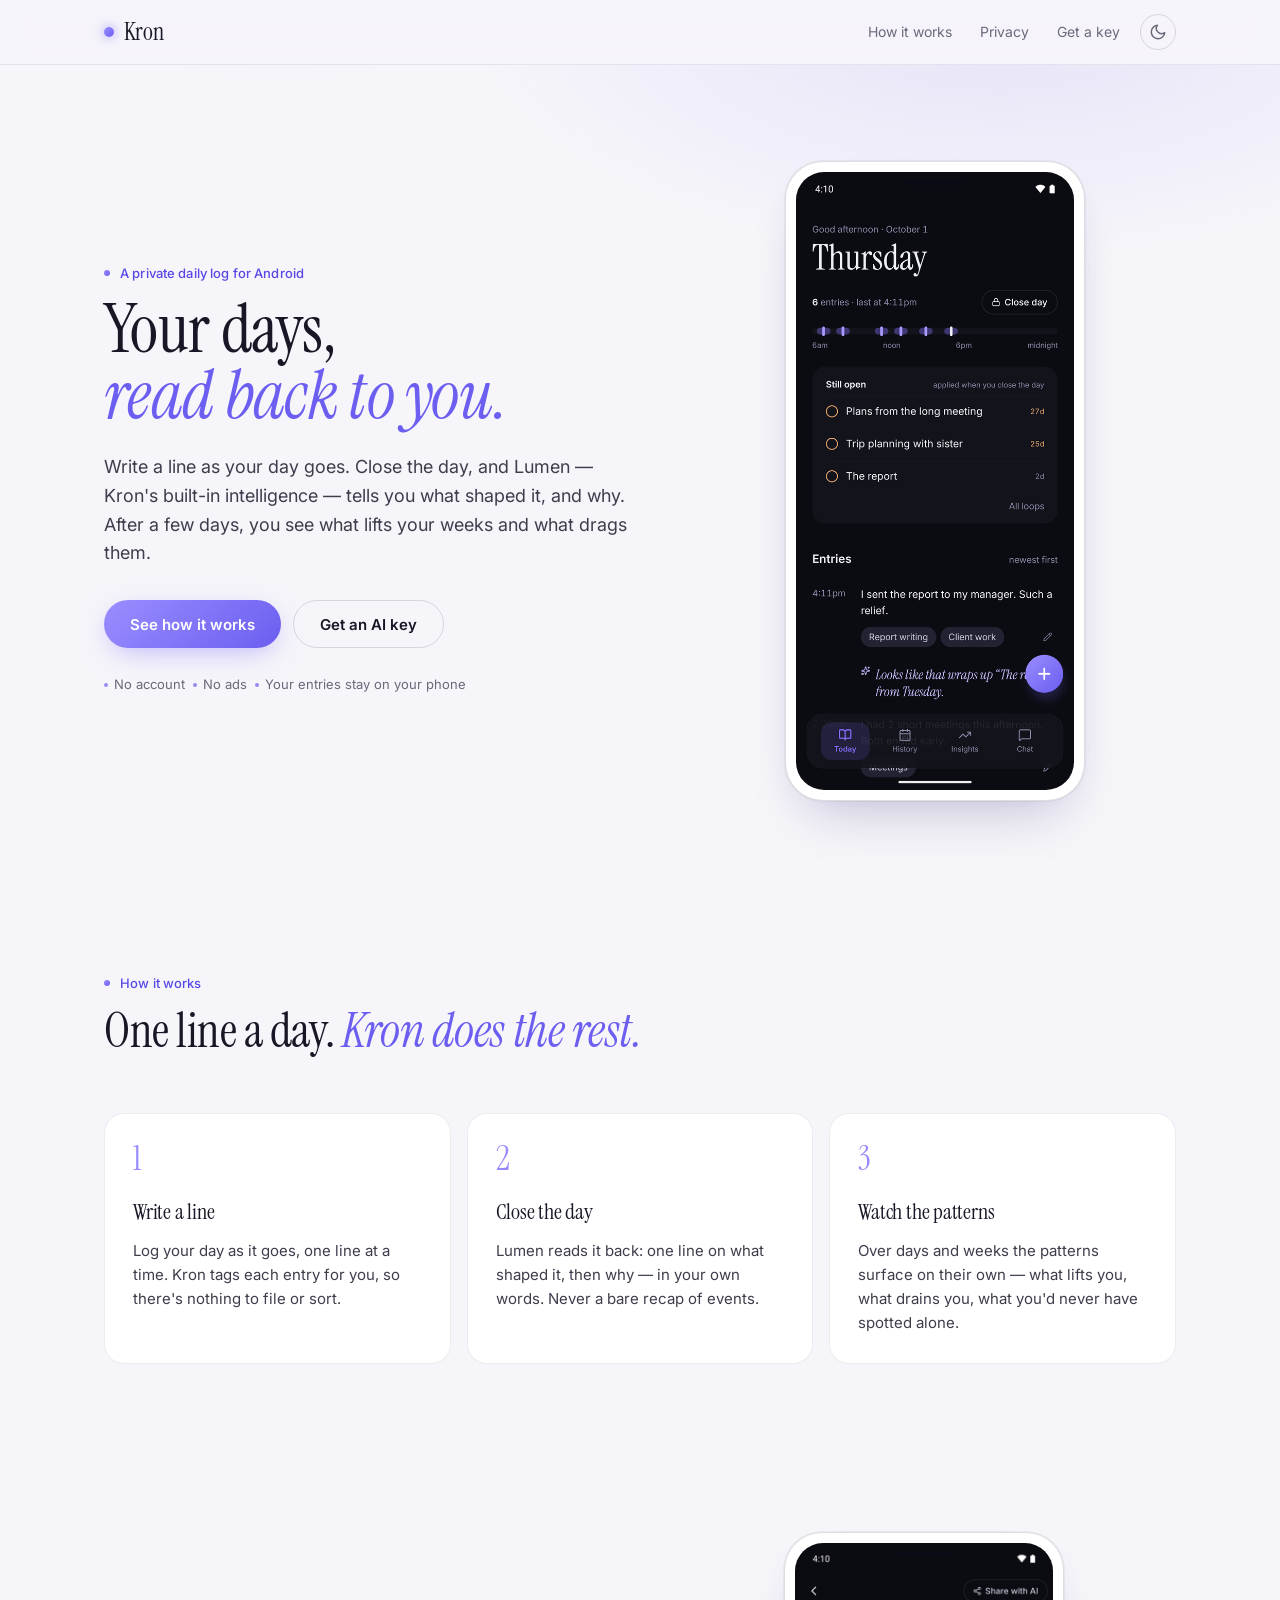
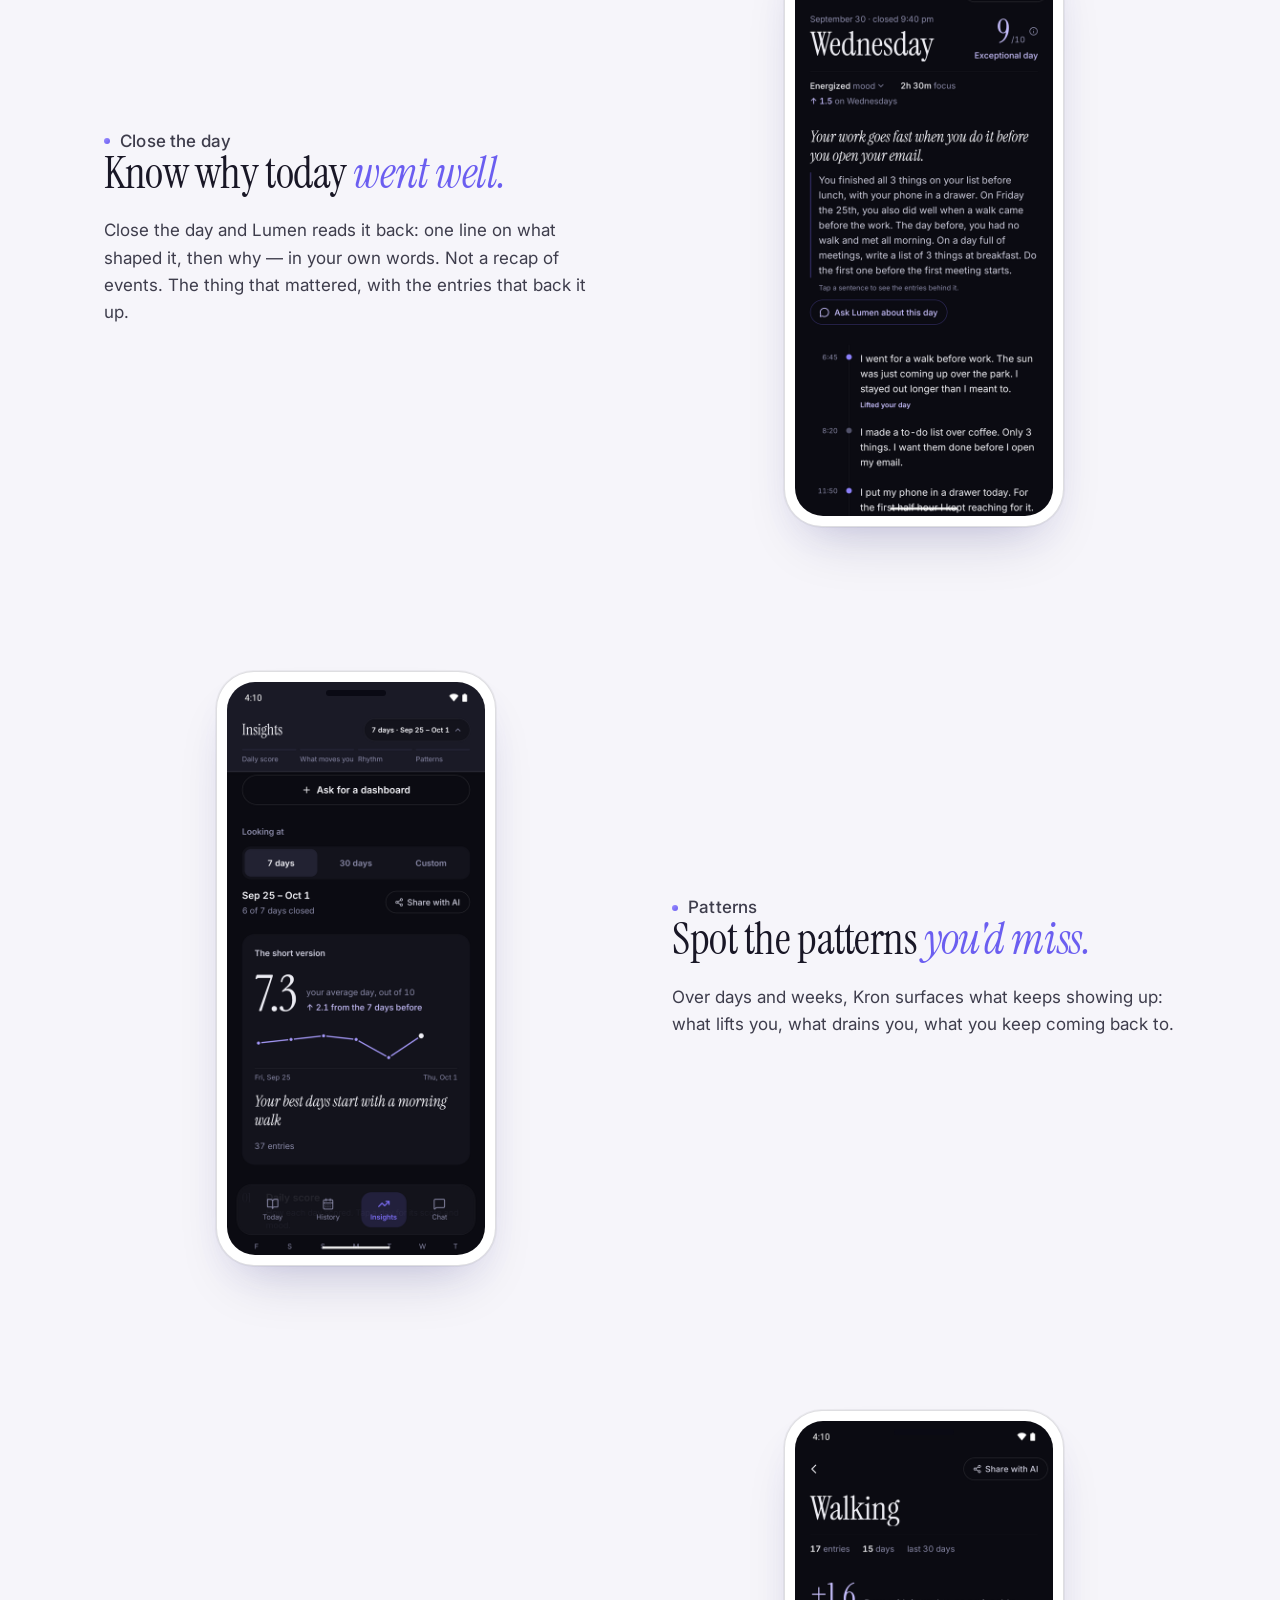
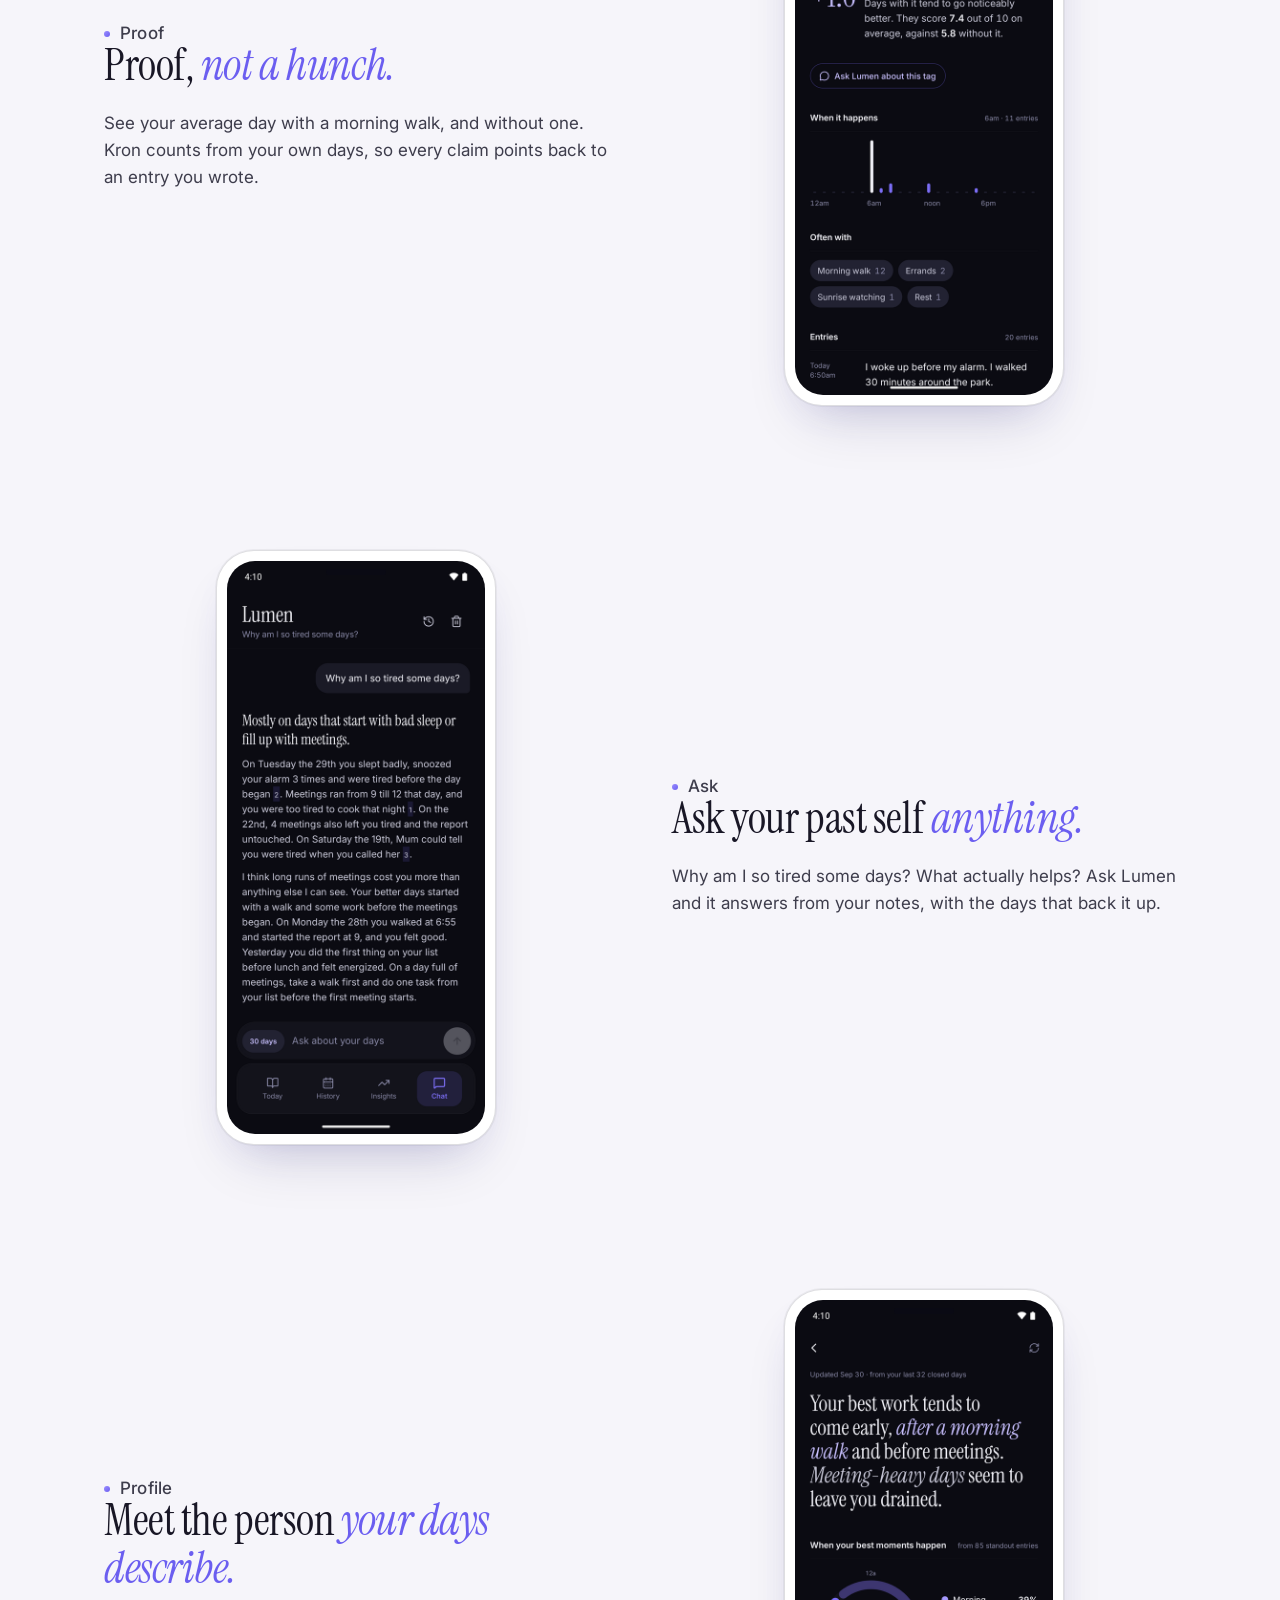
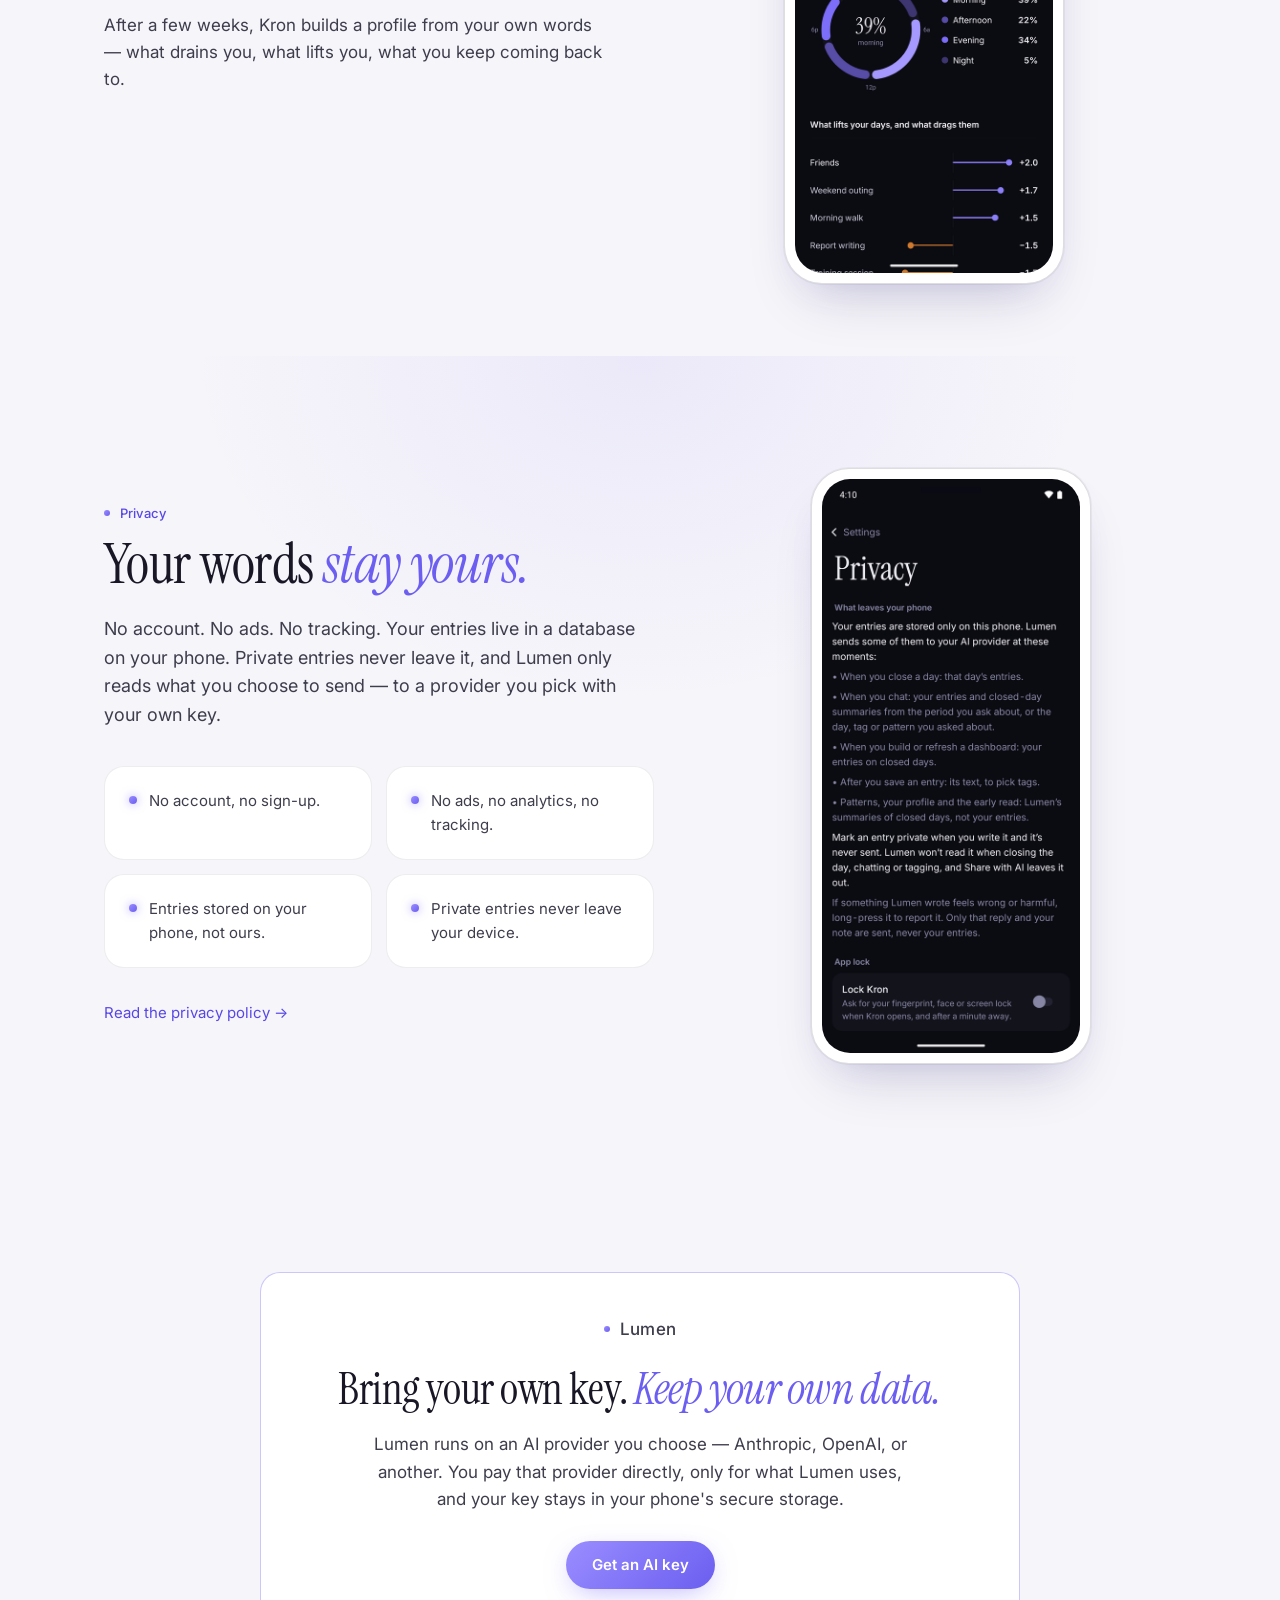
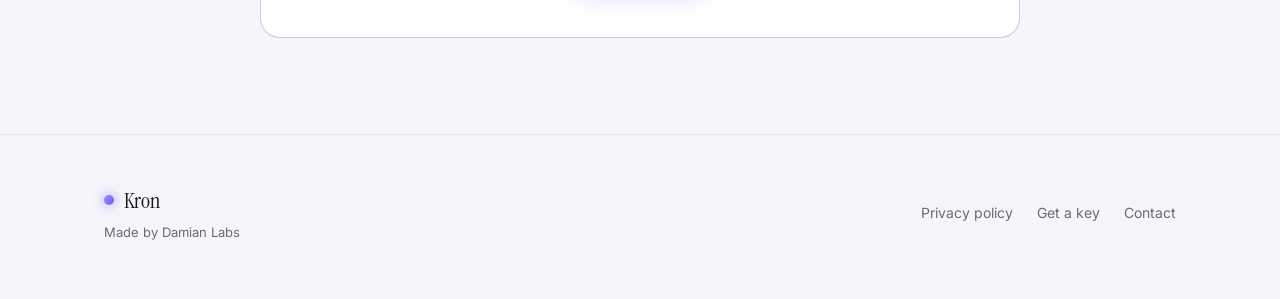
<file: index.html>
<!doctype html>
<html lang="en" data-theme="light">
<head>
<meta charset="utf-8">
<meta name="viewport" content="width=device-width, initial-scale=1">
<title>Kron — your days, read back to you</title>
<meta name="description" content="Kron is a private daily log for Android. Write a line as your day goes. Close the day, and Lumen tells you what shaped it. No account, no ads — your entries stay on your phone.">
<meta property="og:title" content="Kron — your days, read back to you">
<meta property="og:description" content="A private daily log for Android. Write a line as your day goes; Lumen reads your days back to you and shows your patterns.">
<meta property="og:type" content="website">
<link rel="icon" href="favicon.svg" type="image/svg+xml">
<link rel="preconnect" href="https://fonts.googleapis.com">
<link rel="preconnect" href="https://fonts.gstatic.com" crossorigin>
<link href="https://fonts.googleapis.com/css2?family=Instrument+Serif:ital@0;1&family=Inter:wght@400;500;600;700&display=swap" rel="stylesheet">
<link rel="stylesheet" href="styles.css">
<script>document.documentElement.classList.add('js');</script>
<script>(function(){try{if(localStorage.getItem('kron-theme')==='dark'){document.documentElement.setAttribute('data-theme','dark');}}catch(e){}})();</script>
<script src="config.js"></script>
</head>
<body id="top">

<header class="nav">
  <div class="container nav-inner">
    <a class="wordmark" href="#top">Kron</a>
    <div class="nav-right">
      <nav class="nav-links">
        <a href="#how">How it works</a>
        <a href="privacy/">Privacy</a>
        <a href="key/">Get a key</a>
      </nav>
      <button class="theme-toggle" id="themeToggle" aria-label="Toggle light and dark">
        <svg class="ico-sun" viewBox="0 0 24 24" width="18" height="18" fill="none" stroke="currentColor" stroke-width="2" stroke-linecap="round" stroke-linejoin="round"><circle cx="12" cy="12" r="4"/><path d="M12 2v2M12 20v2M4.93 4.93l1.41 1.41M17.66 17.66l1.41 1.41M2 12h2M20 12h2M4.93 19.07l1.41-1.41M17.66 6.34l1.41-1.41"/></svg>
        <svg class="ico-moon" viewBox="0 0 24 24" width="18" height="18" fill="none" stroke="currentColor" stroke-width="2" stroke-linecap="round" stroke-linejoin="round"><path d="M21 12.79A9 9 0 1 1 11.21 3 7 7 0 0 0 21 12.79z"/></svg>
      </button>
    </div>
  </div>
</header>

<!-- Hero -->
<section class="hero">
  <div class="container hero-inner">
    <div class="hero-copy reveal">
      <p class="eyebrow">A private daily log for Android</p>
      <h1>Your days,<br><em>read back to you.</em></h1>
      <p class="lede">Write a line as your day goes. Close the day, and Lumen — Kron's built-in intelligence — tells you what shaped it, and why. After a few days, you see what lifts your weeks and what drags them.</p>
      <div class="hero-cta">
        <a class="btn btn-primary" href="#how">See how it works</a>
        <a class="btn btn-secondary" href="key/">Get an AI key</a>
      </div>
      <div class="hero-trust">
        <span>No account</span>
        <span>No ads</span>
        <span>Your entries stay on your phone</span>
      </div>
    </div>
    <div class="hero-media reveal">
      <div class="phone"><img src="img/01-today.png" alt="Kron's Today screen — a day logged one line at a time, with the day's score at the top"></div>
    </div>
  </div>
</section>

<!-- How it works -->
<section class="section" id="how">
  <div class="container">
    <div class="section-head reveal">
      <p class="eyebrow">How it works</p>
      <h2>One line a day. <em>Kron does the rest.</em></h2>
    </div>
    <div class="steps">
      <div class="step reveal">
        <span class="step-num">1</span>
        <h3>Write a line</h3>
        <p>Log your day as it goes, one line at a time. Kron tags each entry for you, so there's nothing to file or sort.</p>
      </div>
      <div class="step reveal">
        <span class="step-num">2</span>
        <h3>Close the day</h3>
        <p>Lumen reads it back: one line on what shaped it, then why — in your own words. Never a bare recap of events.</p>
      </div>
      <div class="step reveal">
        <span class="step-num">3</span>
        <h3>Watch the patterns</h3>
        <p>Over days and weeks the patterns surface on their own — what lifts you, what drains you, what you'd never have spotted alone.</p>
      </div>
    </div>
  </div>
</section>

<!-- Features -->
<section class="feature">
  <div class="container feature-inner">
    <div class="feature-copy reveal">
      <p class="eyebrow">Close the day</p>
      <h2>Know why today <em>went well.</em></h2>
      <p>Close the day and Lumen reads it back: one line on what shaped it, then why — in your own words. Not a recap of events. The thing that mattered, with the entries that back it up.</p>
    </div>
    <div class="feature-media reveal">
      <div class="phone"><img src="img/03-day.png" alt="Kron's closed-day view — a takeaway and the reasons behind it"></div>
    </div>
  </div>
</section>

<section class="feature">
  <div class="container feature-inner reverse">
    <div class="feature-copy reveal">
      <p class="eyebrow">Patterns</p>
      <h2>Spot the patterns <em>you'd miss.</em></h2>
      <p>Over days and weeks, Kron surfaces what keeps showing up: what lifts you, what drains you, what you keep coming back to.</p>
    </div>
    <div class="feature-media reveal">
      <div class="phone"><img src="img/04-insights.png" alt="Kron's insights — patterns, rhythm and score drivers from closed days"></div>
    </div>
  </div>
</section>

<section class="feature">
  <div class="container feature-inner">
    <div class="feature-copy reveal">
      <p class="eyebrow">Proof</p>
      <h2>Proof, <em>not a hunch.</em></h2>
      <p>See your average day with a morning walk, and without one. Kron counts from your own days, so every claim points back to an entry you wrote.</p>
    </div>
    <div class="feature-media reveal">
      <div class="phone"><img src="img/02-tag.png" alt="Kron's tag page — the average score with and without a habit, from your own entries"></div>
    </div>
  </div>
</section>

<section class="feature">
  <div class="container feature-inner reverse">
    <div class="feature-copy reveal">
      <p class="eyebrow">Ask</p>
      <h2>Ask your past self <em>anything.</em></h2>
      <p>Why am I so tired some days? What actually helps? Ask Lumen and it answers from your notes, with the days that back it up.</p>
    </div>
    <div class="feature-media reveal">
      <div class="phone"><img src="img/05-chat.png" alt="Chatting with Lumen — a question answered from past entries, with the days it cites"></div>
    </div>
  </div>
</section>

<section class="feature">
  <div class="container feature-inner">
    <div class="feature-copy reveal">
      <p class="eyebrow">Profile</p>
      <h2>Meet the person <em>your days describe.</em></h2>
      <p>After a few weeks, Kron builds a profile from your own words — what drains you, what lifts you, what you keep coming back to.</p>
    </div>
    <div class="feature-media reveal">
      <div class="phone"><img src="img/06-profile.png" alt="Kron's profile — traits and tendencies drawn from the last several weeks"></div>
    </div>
  </div>
</section>

<!-- Privacy -->
<section class="privacy" id="privacy">
  <div class="container privacy-inner">
    <div class="privacy-copy reveal">
      <p class="eyebrow">Privacy</p>
      <h2>Your words <em>stay yours.</em></h2>
      <p class="lede">No account. No ads. No tracking. Your entries live in a database on your phone. Private entries never leave it, and Lumen only reads what you choose to send — to a provider you pick with your own key.</p>
      <div class="assurances">
        <div class="assurance">No account, no sign-up.</div>
        <div class="assurance">No ads, no analytics, no tracking.</div>
        <div class="assurance">Entries stored on your phone, not ours.</div>
        <div class="assurance">Private entries never leave your device.</div>
      </div>
      <a class="privacy-link" href="privacy/">Read the privacy policy →</a>
    </div>
    <div class="privacy-media reveal">
      <div class="phone"><img src="img/07-privacy.png" alt="Kron's privacy settings — what leaves your phone, clearly explained"></div>
    </div>
  </div>
</section>

<!-- Get a key -->
<section class="key-band" id="key">
  <div class="container">
    <div class="key-card reveal">
      <p class="eyebrow" style="justify-content:center">Lumen</p>
      <h2>Bring your own key. <em>Keep your own data.</em></h2>
      <p>Lumen runs on an AI provider you choose — Anthropic, OpenAI, or another. You pay that provider directly, only for what Lumen uses, and your key stays in your phone's secure storage.</p>
      <a class="btn btn-primary" href="key/">Get an AI key</a>
    </div>
  </div>
</section>

<!-- Footer -->
<footer class="footer">
  <div class="container footer-inner">
    <div class="footer-brand">
      <a class="wordmark" href="#top">Kron</a>
      <span class="footer-tag">Made by Damian Labs</span>
    </div>
    <nav class="footer-links">
      <a href="privacy/">Privacy policy</a>
      <a href="key/">Get a key</a>
      <a data-kron-email href="#">Contact</a>
    </nav>
  </div>
</footer>

<script>
  const els = document.querySelectorAll('.reveal');
  if ('IntersectionObserver' in window) {
    const io = new IntersectionObserver((entries) => {
      entries.forEach((e) => {
        if (e.isIntersecting) { e.target.classList.add('in'); io.unobserve(e.target); }
      });
    }, { threshold: 0.15 });
    els.forEach((el) => io.observe(el));
  } else {
    els.forEach((el) => el.classList.add('in'));
  }
</script>
<script>
(function(){
  var b = document.getElementById('themeToggle');
  if (!b) return;
  b.addEventListener('click', function(){
    var cur = document.documentElement.getAttribute('data-theme') === 'dark' ? 'light' : 'dark';
    document.documentElement.setAttribute('data-theme', cur);
    try { localStorage.setItem('kron-theme', cur); } catch (e) {}
  });
})();
</script>
</body>
</html>
</file>
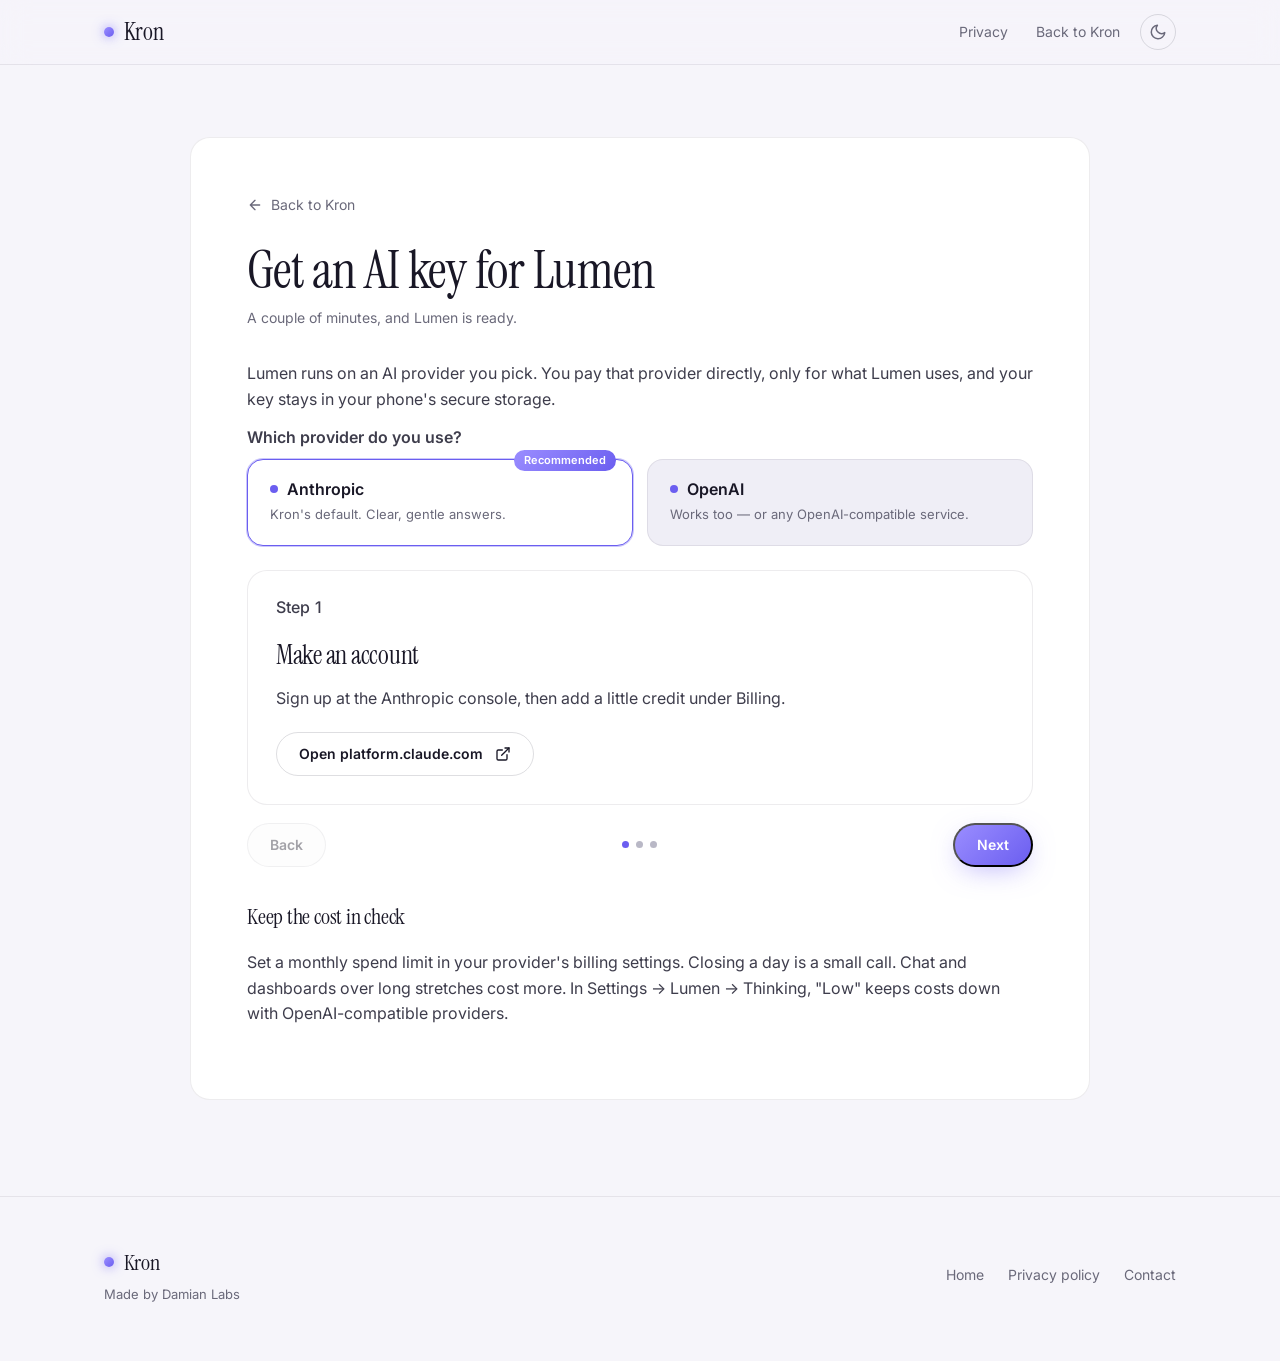
<file: key/index.html>
<!doctype html>
<html lang="en" data-theme="light">
<head>
<meta charset="utf-8">
<meta name="viewport" content="width=device-width, initial-scale=1">
<title>Get an AI key for Kron</title>
<meta name="description" content="How to get an AI key for Lumen — from Anthropic or OpenAI — and keep the cost in check.">
<link rel="icon" href="../favicon.svg" type="image/svg+xml">
<link rel="preconnect" href="https://fonts.googleapis.com">
<link rel="preconnect" href="https://fonts.gstatic.com" crossorigin>
<link href="https://fonts.googleapis.com/css2?family=Instrument+Serif:ital@0;1&family=Inter:wght@400;500;600;700&display=swap" rel="stylesheet">
<link rel="stylesheet" href="../styles.css">
<script>document.documentElement.classList.add('js');</script>
<script>(function(){try{if(localStorage.getItem('kron-theme')==='dark'){document.documentElement.setAttribute('data-theme','dark');}}catch(e){}})();</script>
<script src="../config.js"></script>
</head>
<body id="top">

<header class="nav">
  <div class="container nav-inner">
    <a class="wordmark" href="../">Kron</a>
    <div class="nav-right">
      <nav class="nav-links">
        <a href="../privacy/">Privacy</a>
        <a href="../">Back to Kron</a>
      </nav>
      <button class="theme-toggle" id="themeToggle" aria-label="Toggle light and dark">
        <svg class="ico-sun" viewBox="0 0 24 24" width="18" height="18" fill="none" stroke="currentColor" stroke-width="2" stroke-linecap="round" stroke-linejoin="round"><circle cx="12" cy="12" r="4"/><path d="M12 2v2M12 20v2M4.93 4.93l1.41 1.41M17.66 17.66l1.41 1.41M2 12h2M20 12h2M4.93 19.07l1.41-1.41M17.66 6.34l1.41-1.41"/></svg>
        <svg class="ico-moon" viewBox="0 0 24 24" width="18" height="18" fill="none" stroke="currentColor" stroke-width="2" stroke-linecap="round" stroke-linejoin="round"><path d="M21 12.79A9 9 0 1 1 11.21 3 7 7 0 0 0 21 12.79z"/></svg>
      </button>
    </div>
  </div>
</header>

<div class="article">
  <div class="container">
    <article class="article-card wide">
      <a class="back" href="../"><svg viewBox="0 0 24 24" width="16" height="16" fill="none" stroke="currentColor" stroke-width="2" stroke-linecap="round" stroke-linejoin="round"><path d="M19 12H5M12 19l-7-7 7-7"/></svg> Back to Kron</a>
      <h1>Get an AI key for Lumen</h1>
      <p class="muted">A couple of minutes, and Lumen is ready.</p>

      <p>Lumen runs on an AI provider you pick. You pay that provider directly, only for what Lumen uses, and your key stays in your phone's secure storage.</p>

      <div class="wizard">
        <p class="wizard-label">Which provider do you use?</p>

        <div class="provider-picker">
          <button class="provider-card is-selected" data-provider="anthropic" type="button">
            <span class="badge">Recommended</span>
            <span class="provider-name"><span class="provider-dot"></span>Anthropic</span>
            <span class="provider-sub">Kron's default. Clear, gentle answers.</span>
          </button>
          <button class="provider-card" data-provider="openai" type="button">
            <span class="provider-name"><span class="provider-dot"></span>OpenAI</span>
            <span class="provider-sub">Works too — or any OpenAI-compatible service.</span>
          </button>
        </div>

        <div id="wizardSteps">
          <div class="provider-panel is-active" id="panel-anthropic">
            <div class="wizard-step is-active">
              <p class="wizard-step-eyebrow">Step 1</p>
              <h3>Make an account</h3>
              <p>Sign up at the Anthropic console, then add a little credit under Billing.</p>
              <a class="btn btn-secondary btn-sm" href="https://platform.claude.com" target="_blank" rel="noopener">Open platform.claude.com <svg viewBox="0 0 24 24" width="16" height="16" fill="none" stroke="currentColor" stroke-width="2" stroke-linecap="round" stroke-linejoin="round"><path d="M18 13v6a2 2 0 0 1-2 2H5a2 2 0 0 1-2-2V8a2 2 0 0 1 2-2h6"/><path d="M15 3h6v6"/><path d="M10 14L21 3"/></svg></a>
            </div>
            <div class="wizard-step">
              <p class="wizard-step-eyebrow">Step 2</p>
              <h3>Create your key</h3>
              <p>Go to API keys → Create key, then copy it. You'll paste it into Kron in the last step.</p>
              <a class="btn btn-secondary btn-sm" href="https://platform.claude.com/settings/keys" target="_blank" rel="noopener">Open your API keys <svg viewBox="0 0 24 24" width="16" height="16" fill="none" stroke="currentColor" stroke-width="2" stroke-linecap="round" stroke-linejoin="round"><path d="M18 13v6a2 2 0 0 1-2 2H5a2 2 0 0 1-2-2V8a2 2 0 0 1 2-2h6"/><path d="M15 3h6v6"/><path d="M10 14L21 3"/></svg></a>
            </div>
            <div class="wizard-step">
              <p class="wizard-step-eyebrow">Step 3</p>
              <h3>Paste it into Kron</h3>
              <p>In Kron: Settings → Lumen → Anthropic → paste the key. That's it — Lumen's ready.</p>
            </div>
          </div>

          <div class="provider-panel" id="panel-openai">
            <div class="wizard-step">
              <p class="wizard-step-eyebrow">Step 1</p>
              <h3>Make an account</h3>
              <p>Sign up at the OpenAI platform, then add credit under Billing.</p>
              <a class="btn btn-secondary btn-sm" href="https://platform.openai.com" target="_blank" rel="noopener">Open platform.openai.com <svg viewBox="0 0 24 24" width="16" height="16" fill="none" stroke="currentColor" stroke-width="2" stroke-linecap="round" stroke-linejoin="round"><path d="M18 13v6a2 2 0 0 1-2 2H5a2 2 0 0 1-2-2V8a2 2 0 0 1 2-2h6"/><path d="M15 3h6v6"/><path d="M10 14L21 3"/></svg></a>
            </div>
            <div class="wizard-step">
              <p class="wizard-step-eyebrow">Step 2</p>
              <h3>Create your key</h3>
              <p>Go to API keys → Create new secret key, then copy it.</p>
              <a class="btn btn-secondary btn-sm" href="https://platform.openai.com/api-keys" target="_blank" rel="noopener">Open your API keys <svg viewBox="0 0 24 24" width="16" height="16" fill="none" stroke="currentColor" stroke-width="2" stroke-linecap="round" stroke-linejoin="round"><path d="M18 13v6a2 2 0 0 1-2 2H5a2 2 0 0 1-2-2V8a2 2 0 0 1 2-2h6"/><path d="M15 3h6v6"/><path d="M10 14L21 3"/></svg></a>
            </div>
            <div class="wizard-step">
              <p class="wizard-step-eyebrow">Step 3</p>
              <h3>Paste it into Kron</h3>
              <p>In Kron: Settings → Lumen → OpenAI → paste the key. That's it — Lumen's ready.</p>
            </div>
          </div>
        </div>

        <div class="wizard-nav" id="wizardNav">
          <button class="btn btn-secondary btn-sm wizard-nav-btn" id="wizardPrev" type="button">Back</button>
          <div class="wizard-dots"><span class="wizard-dot is-active"></span><span class="wizard-dot"></span><span class="wizard-dot"></span></div>
          <button class="btn btn-primary btn-sm wizard-nav-btn" id="wizardNext" type="button">Next</button>
        </div>

        <div class="wizard-done" id="wizardDone" hidden>
          <svg class="done-icon" viewBox="0 0 24 24" width="40" height="40" fill="none" stroke="currentColor" stroke-width="2" stroke-linecap="round" stroke-linejoin="round"><path d="M20 6L9 17l-5-5"/></svg>
          <h3>Lumen's ready.</h3>
          <p>Go log your first day. Close it tonight, and Lumen will read it back to you.</p>
          <a class="btn btn-secondary btn-sm" href="../">Back to Kron</a>
        </div>
      </div>

      <h2>Keep the cost in check</h2>
      <p>Set a monthly spend limit in your provider's billing settings. Closing a day is a small call. Chat and dashboards over long stretches cost more. In Settings → Lumen → Thinking, "Low" keeps costs down with OpenAI-compatible providers.</p>
    </article>
  </div>
</div>

<footer class="footer">
  <div class="container footer-inner">
    <div class="footer-brand">
      <a class="wordmark" href="../">Kron</a>
      <span class="footer-tag">Made by Damian Labs</span>
    </div>
    <nav class="footer-links">
      <a href="../">Home</a>
      <a href="../privacy/">Privacy policy</a>
      <a data-kron-email href="#">Contact</a>
    </nav>
  </div>
</footer>

<script>
(function(){
  var b = document.getElementById('themeToggle');
  if (!b) return;
  b.addEventListener('click', function(){
    var cur = document.documentElement.getAttribute('data-theme') === 'dark' ? 'light' : 'dark';
    document.documentElement.setAttribute('data-theme', cur);
    try { localStorage.setItem('kron-theme', cur); } catch (e) {}
  });
})();
</script>
<script>
(function(){
  var provider = 'anthropic';
  var step = 0;
  var total = 3;
  var done = false;

  var cards = document.querySelectorAll('.provider-card');
  var panels = {
    anthropic: document.getElementById('panel-anthropic'),
    openai: document.getElementById('panel-openai')
  };
  var dots = document.querySelectorAll('.wizard-dot');
  var prevBtn = document.getElementById('wizardPrev');
  var nextBtn = document.getElementById('wizardNext');
  var nav = document.getElementById('wizardNav');
  var stepsArea = document.getElementById('wizardSteps');
  var doneBox = document.getElementById('wizardDone');

  function render() {
    cards.forEach(function(c){ c.classList.toggle('is-selected', c.getAttribute('data-provider') === provider); });
    Object.keys(panels).forEach(function(k){ panels[k].classList.toggle('is-active', k === provider); });
    var steps = panels[provider].querySelectorAll('.wizard-step');
    steps.forEach(function(s, i){ s.classList.toggle('is-active', !done && i === step); });
    dots.forEach(function(d, i){ d.classList.toggle('is-active', !done && i === step); });
    if (prevBtn) prevBtn.disabled = done || step === 0;
    if (nextBtn) nextBtn.textContent = (step === total - 1) ? 'Finish' : 'Next';
    if (nav) nav.hidden = done;
    if (stepsArea) stepsArea.hidden = done;
    if (doneBox) doneBox.hidden = !done;
  }

  cards.forEach(function(c){
    c.addEventListener('click', function(){
      provider = c.getAttribute('data-provider');
      step = 0; done = false;
      render();
    });
  });

  if (prevBtn) prevBtn.addEventListener('click', function(){ if (!done && step > 0) { step--; render(); } });
  if (nextBtn) nextBtn.addEventListener('click', function(){
    if (done) return;
    if (step < total - 1) { step++; } else { done = true; }
    render();
  });

  render();
})();
</script>
</body>
</html>
</file>
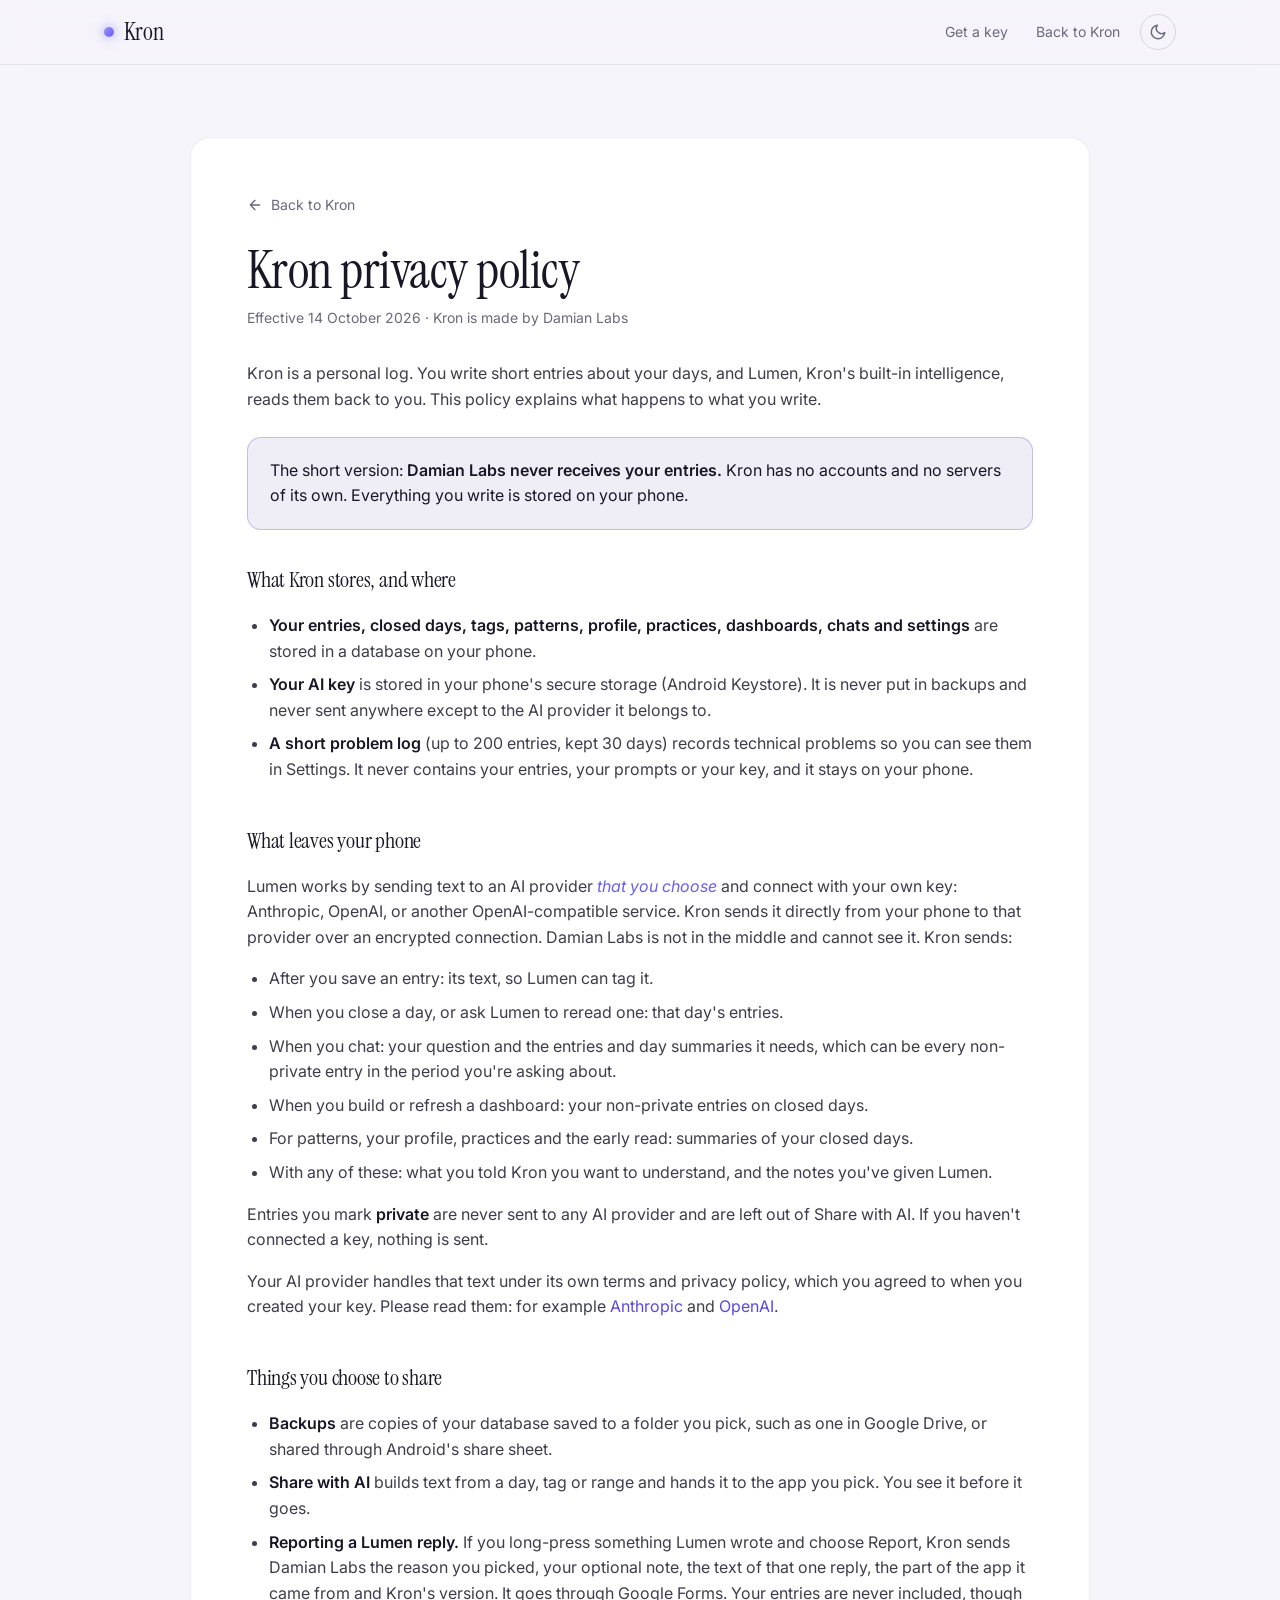
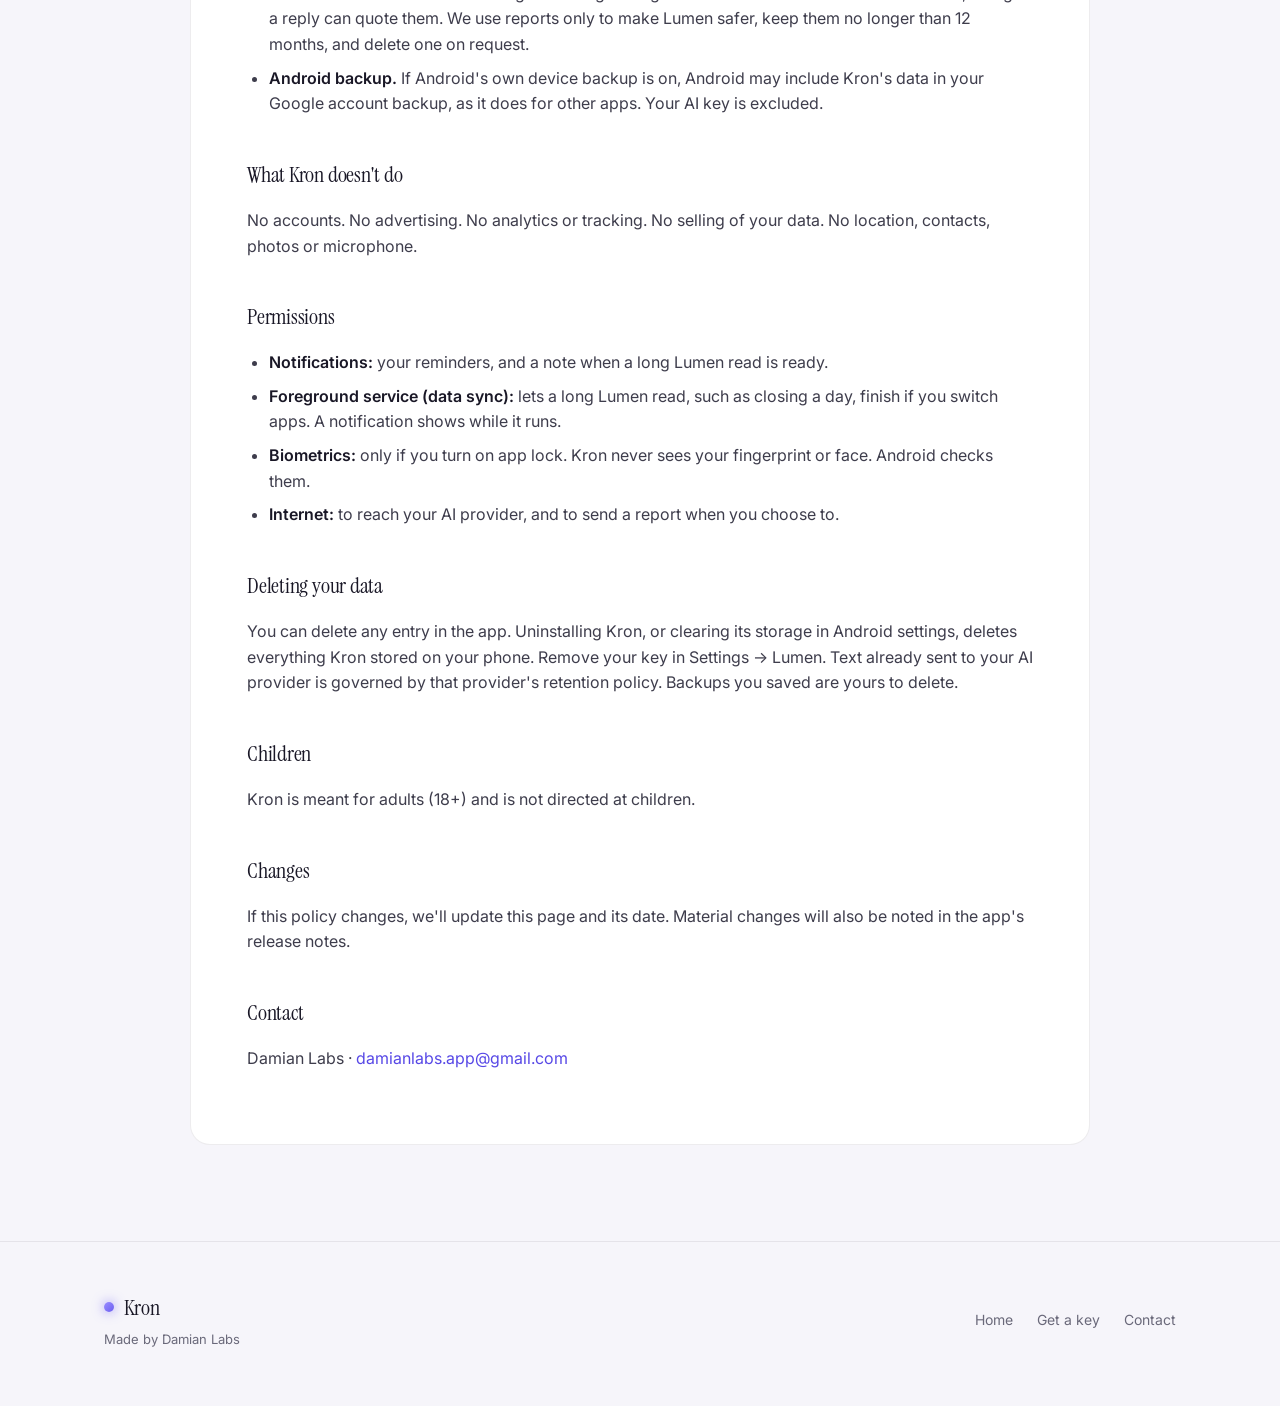
<file: privacy/index.html>
<!doctype html>
<html lang="en" data-theme="light">
<head>
<meta charset="utf-8">
<meta name="viewport" content="width=device-width, initial-scale=1">
<title>Kron privacy policy</title>
<meta name="description" content="Kron's privacy policy: what stays on your phone, what leaves it, and how to delete your data.">
<link rel="icon" href="../favicon.svg" type="image/svg+xml">
<link rel="preconnect" href="https://fonts.googleapis.com">
<link rel="preconnect" href="https://fonts.gstatic.com" crossorigin>
<link href="https://fonts.googleapis.com/css2?family=Instrument+Serif:ital@0;1&family=Inter:wght@400;500;600;700&display=swap" rel="stylesheet">
<link rel="stylesheet" href="../styles.css">
<script>(function(){try{if(localStorage.getItem('kron-theme')==='dark'){document.documentElement.setAttribute('data-theme','dark');}}catch(e){}})();</script>
<script src="../config.js"></script>
</head>
<body id="top">

<header class="nav">
  <div class="container nav-inner">
    <a class="wordmark" href="../">Kron</a>
    <div class="nav-right">
      <nav class="nav-links">
        <a href="../key/">Get a key</a>
        <a href="../">Back to Kron</a>
      </nav>
      <button class="theme-toggle" id="themeToggle" aria-label="Toggle light and dark">
        <svg class="ico-sun" viewBox="0 0 24 24" width="18" height="18" fill="none" stroke="currentColor" stroke-width="2" stroke-linecap="round" stroke-linejoin="round"><circle cx="12" cy="12" r="4"/><path d="M12 2v2M12 20v2M4.93 4.93l1.41 1.41M17.66 17.66l1.41 1.41M2 12h2M20 12h2M4.93 19.07l1.41-1.41M17.66 6.34l1.41-1.41"/></svg>
        <svg class="ico-moon" viewBox="0 0 24 24" width="18" height="18" fill="none" stroke="currentColor" stroke-width="2" stroke-linecap="round" stroke-linejoin="round"><path d="M21 12.79A9 9 0 1 1 11.21 3 7 7 0 0 0 21 12.79z"/></svg>
      </button>
    </div>
  </div>
</header>

<div class="article">
  <div class="container">
    <article class="article-card wide">
      <a class="back" href="../"><svg viewBox="0 0 24 24" width="16" height="16" fill="none" stroke="currentColor" stroke-width="2" stroke-linecap="round" stroke-linejoin="round"><path d="M19 12H5M12 19l-7-7 7-7"/></svg> Back to Kron</a>
      <h1>Kron privacy policy</h1>
      <p class="muted">Effective 14 October 2026 · Kron is made by Damian Labs</p>

      <p>Kron is a personal log. You write short entries about your days, and Lumen, Kron's built-in intelligence, reads them back to you. This policy explains what happens to what you write.</p>

      <div class="callout">
        <p>The short version: <strong>Damian Labs never receives your entries.</strong> Kron has no accounts and no servers of its own. Everything you write is stored on your phone.</p>
      </div>

      <h2>What Kron stores, and where</h2>
      <ul>
        <li><strong>Your entries, closed days, tags, patterns, profile, practices, dashboards, chats and settings</strong> are stored in a database on your phone.</li>
        <li><strong>Your AI key</strong> is stored in your phone's secure storage (Android Keystore). It is never put in backups and never sent anywhere except to the AI provider it belongs to.</li>
        <li><strong>A short problem log</strong> (up to 200 entries, kept 30 days) records technical problems so you can see them in Settings. It never contains your entries, your prompts or your key, and it stays on your phone.</li>
      </ul>

      <h2>What leaves your phone</h2>
      <p>Lumen works by sending text to an AI provider <em>that you choose</em> and connect with your own key: Anthropic, OpenAI, or another OpenAI-compatible service. Kron sends it directly from your phone to that provider over an encrypted connection. Damian Labs is not in the middle and cannot see it. Kron sends:</p>
      <ul>
        <li>After you save an entry: its text, so Lumen can tag it.</li>
        <li>When you close a day, or ask Lumen to reread one: that day's entries.</li>
        <li>When you chat: your question and the entries and day summaries it needs, which can be every non-private entry in the period you're asking about.</li>
        <li>When you build or refresh a dashboard: your non-private entries on closed days.</li>
        <li>For patterns, your profile, practices and the early read: summaries of your closed days.</li>
        <li>With any of these: what you told Kron you want to understand, and the notes you've given Lumen.</li>
      </ul>
      <p>Entries you mark <strong>private</strong> are never sent to any AI provider and are left out of Share with AI. If you haven't connected a key, nothing is sent.</p>
      <p>Your AI provider handles that text under its own terms and privacy policy, which you agreed to when you created your key. Please read them: for example <a href="https://www.anthropic.com/legal/privacy">Anthropic</a> and <a href="https://openai.com/policies/privacy-policy">OpenAI</a>.</p>

      <h2>Things you choose to share</h2>
      <ul>
        <li><strong>Backups</strong> are copies of your database saved to a folder you pick, such as one in Google Drive, or shared through Android's share sheet.</li>
        <li><strong>Share with AI</strong> builds text from a day, tag or range and hands it to the app you pick. You see it before it goes.</li>
        <li><strong>Reporting a Lumen reply.</strong> If you long-press something Lumen wrote and choose Report, Kron sends Damian Labs the reason you picked, your optional note, the text of that one reply, the part of the app it came from and Kron's version. It goes through Google Forms. Your entries are never included, though a reply can quote them. We use reports only to make Lumen safer, keep them no longer than 12 months, and delete one on request.</li>
        <li><strong>Android backup.</strong> If Android's own device backup is on, Android may include Kron's data in your Google account backup, as it does for other apps. Your AI key is excluded.</li>
      </ul>

      <h2>What Kron doesn't do</h2>
      <p>No accounts. No advertising. No analytics or tracking. No selling of your data. No location, contacts, photos or microphone.</p>

      <h2>Permissions</h2>
      <ul>
        <li><strong>Notifications:</strong> your reminders, and a note when a long Lumen read is ready.</li>
        <li><strong>Foreground service (data sync):</strong> lets a long Lumen read, such as closing a day, finish if you switch apps. A notification shows while it runs.</li>
        <li><strong>Biometrics:</strong> only if you turn on app lock. Kron never sees your fingerprint or face. Android checks them.</li>
        <li><strong>Internet:</strong> to reach your AI provider, and to send a report when you choose to.</li>
      </ul>

      <h2 id="delete">Deleting your data</h2>
      <p>You can delete any entry in the app. Uninstalling Kron, or clearing its storage in Android settings, deletes everything Kron stored on your phone. Remove your key in Settings → Lumen. Text already sent to your AI provider is governed by that provider's retention policy. Backups you saved are yours to delete.</p>

      <h2>Children</h2>
      <p>Kron is meant for adults (18+) and is not directed at children.</p>

      <h2>Changes</h2>
      <p>If this policy changes, we'll update this page and its date. Material changes will also be noted in the app's release notes.</p>

      <h2>Contact</h2>
      <p>Damian Labs · <a data-kron-email data-kron-email-text href="#">contact us</a></p>
    </article>
  </div>
</div>

<footer class="footer">
  <div class="container footer-inner">
    <div class="footer-brand">
      <a class="wordmark" href="../">Kron</a>
      <span class="footer-tag">Made by Damian Labs</span>
    </div>
    <nav class="footer-links">
      <a href="../">Home</a>
      <a href="../key/">Get a key</a>
      <a data-kron-email href="#">Contact</a>
    </nav>
  </div>
</footer>

<script>
(function(){
  var b = document.getElementById('themeToggle');
  if (!b) return;
  b.addEventListener('click', function(){
    var cur = document.documentElement.getAttribute('data-theme') === 'dark' ? 'light' : 'dark';
    document.documentElement.setAttribute('data-theme', cur);
    try { localStorage.setItem('kron-theme', cur); } catch (e) {}
  });
})();
</script>
</body>
</html>
</file>
<file: styles.css>
/* Kron — site design system. Mirrors src/design/tokens.ts. */

:root {
  color-scheme: dark;

  --bg: #0B0B12;
  --surface1: #13131C;
  --surface2: #1A1A26;
  --surface3: #222232;
  --accent: #7C6EF8;
  --accent-2: #9A8DFF;
  --accent-light: #A599FF;
  --accent-muted: rgba(124, 110, 248, 0.15);
  --accent-border: rgba(124, 110, 248, 0.35);
  --lift-text: #C4BCFF;
  --text-primary: #EEEEF5;
  --text-secondary: #8A8AA8;
  --text-secondary-strong: #C8C8D8;
  --text-tertiary: #52526A;
  --border: rgba(255, 255, 255, 0.07);
  --border-strong: rgba(255, 255, 255, 0.13);
  --danger: #F87171;
  --grad: linear-gradient(135deg, #9A8DFF 0%, #6B5EF0 100%);

  --selection: rgba(124, 110, 248, 0.4);
  --nav-bg: rgba(11, 11, 18, 0.78);
  --phone-bg: #050508;
  --phone-notch: #050508;
  --phone-ring: rgba(255, 255, 255, 0.03);
  --shadow-phone: 0 50px 100px -24px rgba(0, 0, 0, 0.85), 0 24px 60px -30px rgba(124, 110, 248, 0.5);
  --glow-hero: rgba(124, 110, 248, 0.16);
  --glow-hero-2: rgba(124, 110, 248, 0.08);
  --glow-privacy: rgba(124, 110, 248, 0.10);
}

[data-theme="light"] {
  color-scheme: light;

  --bg: #F6F5FA;
  --surface1: #FFFFFF;
  --surface2: #EFEEF6;
  --surface3: #E7E5F2;
  --accent: #6B5EF0;
  --accent-2: #9A8DFF;
  --accent-light: #5748E6;
  --accent-muted: rgba(107, 94, 240, 0.10);
  --accent-border: rgba(107, 94, 240, 0.35);
  --lift-text: #6B5EF0;
  --text-primary: #191726;
  --text-secondary: #6A697A;
  --text-secondary-strong: #3E3D4C;
  --text-tertiary: #B9B8C6;
  --border: rgba(26, 24, 48, 0.08);
  --border-strong: rgba(26, 24, 48, 0.14);
  --danger: #E5484D;
  --grad: linear-gradient(135deg, #9A8DFF 0%, #6B5EF0 100%);

  --selection: rgba(107, 94, 240, 0.22);
  --nav-bg: rgba(246, 245, 250, 0.82);
  --phone-bg: #FFFFFF;
  --phone-notch: #0A0A14;
  --phone-ring: rgba(26, 24, 48, 0.05);
  --shadow-phone: 0 30px 60px -24px rgba(26, 24, 64, 0.20), 0 16px 40px -24px rgba(107, 94, 240, 0.22);
  --glow-hero: rgba(107, 94, 240, 0.12);
  --glow-hero-2: rgba(107, 94, 240, 0.06);
  --glow-privacy: rgba(107, 94, 240, 0.08);
}

* { box-sizing: border-box; }

html { scroll-behavior: smooth; }

[id] { scroll-margin-top: 88px; }

body {
  margin: 0;
  background: var(--bg);
  color: var(--text-primary);
  font: 16px/1.6 var(--sans, "Inter", system-ui, -apple-system, "Segoe UI", Roboto, sans-serif);
  -webkit-font-smoothing: antialiased;
  -moz-osx-font-smoothing: grayscale;
  text-rendering: optimizeLegibility;
  overflow-x: hidden;
  transition: background 0.3s ease, color 0.3s ease;
}

::selection { background: var(--selection); }

a { color: var(--accent-light); text-decoration: none; }
a:hover { color: var(--lift-text); }

img { display: block; max-width: 100%; }

.container { max-width: 1120px; margin: 0 auto; padding: 0 24px; }

/* ── Type ─────────────────────────────────────────────────────── */

h1, h2, h3 {
  font-family: var(--serif, "Instrument Serif", Georgia, "Times New Roman", serif);
  font-weight: 400;
  margin: 0;
  letter-spacing: -0.01em;
  color: var(--text-primary);
  transition: color 0.3s ease;
}
h1 em, h2 em, h3 em {
  font-style: italic;
  color: var(--lift-text);
}

.eyebrow {
  font: 500 13px/1 var(--sans, "Inter", system-ui, sans-serif);
  color: var(--accent-light);
  letter-spacing: 0.01em;
  margin: 0 0 16px;
  display: flex;
  align-items: center;
  gap: 10px;
}
.eyebrow::before {
  content: "";
  width: 6px; height: 6px; border-radius: 50%;
  background: var(--grad);
  flex: none;
}

/* ── Nav ──────────────────────────────────────────────────────── */

.nav {
  position: sticky; top: 0; z-index: 20;
  background: var(--nav-bg);
  backdrop-filter: blur(14px);
  -webkit-backdrop-filter: blur(14px);
  border-bottom: 1px solid var(--border);
}
.nav-inner {
  display: flex; align-items: center; justify-content: space-between;
  height: 64px;
}
.nav-right { display: flex; align-items: center; gap: 20px; }
.wordmark {
  font-family: var(--serif, "Instrument Serif", Georgia, serif);
  font-size: 24px;
  color: var(--text-primary);
  display: flex; align-items: center; gap: 10px;
}
.wordmark::before {
  content: ""; width: 10px; height: 10px; border-radius: 50%;
  background: var(--grad);
  box-shadow: 0 0 12px rgba(124, 110, 248, 0.8);
}
.nav-links { display: flex; align-items: center; gap: 28px; }
.nav-links a { font-size: 14px; color: var(--text-secondary); }
.nav-links a:hover { color: var(--text-primary); }

/* ── Theme toggle ─────────────────────────────────────────────── */

.theme-toggle {
  display: inline-flex; align-items: center; justify-content: center;
  width: 36px; height: 36px; border-radius: 50%;
  border: 1px solid var(--border-strong);
  background: transparent; color: var(--text-secondary);
  cursor: pointer;
  transition: color 0.15s ease, border-color 0.15s ease;
}
.theme-toggle:hover { color: var(--text-primary); border-color: var(--accent-border); }
.theme-toggle .ico-sun, .theme-toggle .ico-moon { display: none; }
.theme-toggle .ico-sun { display: block; }               /* dark theme → offer light */
[data-theme="light"] .theme-toggle .ico-sun { display: none; }
[data-theme="light"] .theme-toggle .ico-moon { display: block; }

/* ── Buttons ──────────────────────────────────────────────────── */

.btn {
  display: inline-flex; align-items: center; justify-content: center;
  gap: 8px;
  height: 48px; padding: 0 26px;
  border-radius: 999px;
  font: 600 15px/1 var(--sans, "Inter", system-ui, sans-serif);
  cursor: pointer;
  transition: transform 0.15s ease, box-shadow 0.15s ease, border-color 0.15s ease, background 0.15s ease;
}
.btn:active { transform: translateY(1px); }
.btn-primary {
  background: var(--grad);
  color: #fff;
  box-shadow: 0 8px 28px -8px rgba(124, 110, 248, 0.55);
}
.btn-primary:hover { box-shadow: 0 12px 34px -8px rgba(124, 110, 248, 0.7); color: #fff; }
.btn-secondary {
  border: 1px solid var(--border-strong);
  color: var(--text-primary);
}
.btn-secondary:hover { border-color: var(--accent-border); color: var(--text-primary); }

/* ── Hero ─────────────────────────────────────────────────────── */

.hero {
  position: relative;
  padding: 96px 0 80px;
  overflow: hidden;
}
.hero::before {
  content: "";
  position: absolute; inset: -20% -20% auto;
  height: 70%;
  background:
    radial-gradient(42% 60% at 70% 20%, var(--glow-hero), transparent 70%),
    radial-gradient(30% 45% at 30% 0%, var(--glow-hero-2), transparent 70%);
  pointer-events: none;
}
.hero-inner {
  position: relative;
  display: grid;
  grid-template-columns: 1.05fr 0.95fr;
  gap: 56px;
  align-items: center;
}
.hero-copy h1 {
  font-size: 68px;
  line-height: 0.98;
  margin: 0 0 24px;
}
.hero-copy .lede {
  font-size: 18px;
  line-height: 1.6;
  color: var(--text-secondary-strong);
  max-width: 30em;
  margin: 0 0 32px;
}
.hero-cta { display: flex; gap: 12px; flex-wrap: wrap; }
.hero-trust {
  margin-top: 26px;
  font-size: 13px;
  color: var(--text-secondary);
  display: flex; gap: 8px; flex-wrap: wrap;
}
.hero-trust span { display: inline-flex; align-items: center; gap: 6px; }
.hero-trust span::before {
  content: ""; width: 4px; height: 4px; border-radius: 50%;
  background: var(--accent); opacity: 0.7;
}

/* ── Phone mockup ─────────────────────────────────────────────── */

.phone {
  position: relative;
  width: min(300px, 74vw);
  margin: 0 auto;
  border-radius: 38px;
  padding: 10px;
  background: var(--phone-bg);
  border: 1px solid var(--border-strong);
  box-shadow: 0 0 0 1px var(--phone-ring), var(--shadow-phone);
  transition: transform 0.3s ease, background 0.3s ease;
}
.phone:hover { transform: translateY(-4px); }
.phone img { width: 100%; border-radius: 28px; }
.phone::after {
  content: "";
  position: absolute; top: 18px; left: 50%;
  transform: translateX(-50%);
  width: 60px; height: 6px; border-radius: 3px;
  background: var(--phone-notch);
  z-index: 2;
}

/* ── Sections ─────────────────────────────────────────────────── */

.section { padding: 96px 0; }
.section-head { max-width: 640px; margin-bottom: 56px; }
.section-head h2 { font-size: 48px; line-height: 1.06; }
.section-head .lede {
  font-size: 17px; color: var(--text-secondary-strong);
  margin-top: 18px;
}

/* ── Steps ────────────────────────────────────────────────────── */

.steps {
  display: grid;
  grid-template-columns: repeat(3, 1fr);
  gap: 16px;
}
.step {
  background: var(--surface1);
  border: 1px solid var(--border);
  border-radius: 20px;
  padding: 28px;
  transition: transform 0.2s ease, border-color 0.2s ease, background 0.3s ease;
}
.step:hover { transform: translateY(-3px); border-color: var(--accent-border); }
.step-num {
  font-family: var(--serif, "Instrument Serif", Georgia, serif);
  font-size: 34px;
  line-height: 1;
  background: var(--grad);
  -webkit-background-clip: text;
  background-clip: text;
  color: transparent;
  display: block;
  margin-bottom: 18px;
}
.step h3 { font-size: 22px; margin-bottom: 10px; }
.step p { margin: 0; color: var(--text-secondary-strong); font-size: 15px; }

/* ── Feature rows ─────────────────────────────────────────────── */

.feature { padding: 72px 0; }
.feature-inner {
  display: grid;
  grid-template-columns: 1fr 1fr;
  gap: 64px;
  align-items: center;
}
.feature-inner.reverse .feature-media { order: -1; }
.feature-copy h2 { font-size: 44px; line-height: 1.08; margin-bottom: 20px; }
.feature-copy p { margin: 0; color: var(--text-secondary-strong); font-size: 17px; max-width: 30em; }
.feature-media .phone { width: min(280px, 70vw); }

/* ── Privacy band ─────────────────────────────────────────────── */

.privacy {
  position: relative;
  padding: 112px 0;
  background: radial-gradient(50% 60% at 50% 0%, var(--glow-privacy), transparent 70%);
}
.privacy-inner {
  display: grid;
  grid-template-columns: 1.1fr 0.9fr;
  gap: 72px;
  align-items: center;
}
.privacy-copy h2 { font-size: 56px; line-height: 1.02; margin-bottom: 22px; }
.privacy-copy .lede {
  font-size: 18px; color: var(--text-secondary-strong);
  margin: 0 0 36px; max-width: 34em;
}
.assurances {
  display: grid;
  grid-template-columns: repeat(2, 1fr);
  gap: 14px;
  margin-bottom: 32px;
}
.assurance {
  background: var(--surface1);
  border: 1px solid var(--border);
  border-radius: 20px;
  padding: 22px 24px;
  font-size: 15px;
  color: var(--text-secondary-strong);
  display: flex; gap: 12px; align-items: flex-start;
  transition: border-color 0.2s ease, transform 0.2s ease, background 0.3s ease;
}
.assurance:hover { border-color: var(--accent-border); transform: translateY(-2px); }
.assurance::before {
  content: "";
  width: 8px; height: 8px; border-radius: 50%;
  background: var(--grad);
  flex: none; margin-top: 7px;
  box-shadow: 0 0 10px rgba(124, 110, 248, 0.6);
}
.privacy-link { font-size: 15px; color: var(--accent-light); }
.privacy-media .phone { width: min(280px, 70vw); }

/* ── Get-a-key band ───────────────────────────────────────────── */

.key-band { padding: 96px 0; }
.key-card {
  max-width: 760px; margin: 0 auto;
  background: var(--surface1);
  border: 1px solid var(--accent-border);
  border-radius: 20px;
  padding: 48px;
  text-align: center;
  transition: background 0.3s ease;
}
.key-card h2 { font-size: 44px; line-height: 1.08; margin-bottom: 18px; }
.key-card p { margin: 0 auto 28px; color: var(--text-secondary-strong); max-width: 32em; font-size: 17px; }

/* ── Footer ───────────────────────────────────────────────────── */

.footer {
  border-top: 1px solid var(--border);
  padding: 48px 0 56px;
}
.footer-inner {
  display: flex; align-items: center; justify-content: space-between;
  gap: 24px; flex-wrap: wrap;
}
.footer-brand { display: flex; flex-direction: column; gap: 4px; }
.footer-brand .wordmark { font-size: 22px; }
.footer-tag { font-size: 13px; color: var(--text-secondary); }
.footer-links { display: flex; gap: 24px; align-items: center; }
.footer-links a { font-size: 14px; color: var(--text-secondary); }
.footer-links a:hover { color: var(--text-primary); }

/* ── Article pages (privacy, key) ─────────────────────────────── */

.article { padding: 72px 0 96px; }
.article-card {
  max-width: 720px; margin: 0 auto;
  background: var(--surface1);
  border: 1px solid var(--border);
  border-radius: 20px;
  padding: 56px;
  transition: background 0.3s ease;
}
.article-card.wide { max-width: 900px; }
.article-card h1 { font-size: 52px; line-height: 1.05; margin: 0 0 8px; }
.article-card .muted { color: var(--text-secondary); font-size: 14px; margin: 0 0 32px; }
.article-card h2 { font-size: 22px; margin: 40px 0 12px; }
.article-card h2:first-of-type { margin-top: 32px; }
.article-card p, .article-card li { color: var(--text-secondary-strong); font-size: 16px; }
.article-card ul, .article-card ol { padding-left: 22px; }
.article-card li { margin-bottom: 8px; }
.article-card strong { color: var(--text-primary); font-weight: 600; }
.article-card em { color: var(--lift-text); font-style: italic; }
.callout {
  background: var(--surface2);
  border: 1px solid var(--accent-border);
  border-radius: 14px;
  padding: 20px 22px;
  margin: 24px 0;
  font-size: 16px;
  transition: background 0.3s ease;
}
.callout p { margin: 0; color: var(--text-primary); }

.providers { display: grid; grid-template-columns: 1fr 1fr; gap: 16px; margin: 8px 0 4px; }
.provider { background: var(--surface2); border: 1px solid var(--border); border-radius: 14px; padding: 24px; transition: background 0.3s ease; }
.provider h2 { margin-top: 0; }

.back { display: inline-flex; align-items: center; gap: 8px; margin-bottom: 28px; font-size: 14px; color: var(--text-secondary); }
.back:hover { color: var(--text-primary); }

/* ── Key wizard ───────────────────────────────────────────────── */

[hidden] { display: none !important; }

.btn-sm { height: 44px; padding: 0 22px; font-size: 14px; }

.wizard { margin-top: 8px; }

.wizard-label {
  font: 600 14px/1 var(--sans, "Inter", system-ui, sans-serif);
  color: var(--text-secondary);
  margin: 0 0 14px;
}

.provider-picker { display: grid; grid-template-columns: 1fr 1fr; gap: 14px; margin-bottom: 24px; }
.provider-card {
  position: relative;
  display: block;
  background: var(--surface2);
  border: 1px solid var(--border);
  border-radius: 16px;
  padding: 20px 22px;
  text-align: left;
  cursor: pointer;
  color: var(--text-primary);
  font: inherit;
  transition: border-color 0.15s ease, background 0.3s ease, box-shadow 0.15s ease;
}
.provider-card:hover { border-color: var(--accent-border); }
.provider-card.is-selected {
  border-color: var(--accent);
  background: var(--surface1);
  box-shadow: 0 0 0 1px var(--accent-border);
}
.provider-card .badge {
  position: absolute; top: -10px; right: 16px;
  background: var(--grad);
  color: #fff;
  font: 600 11px/1 var(--sans, "Inter", system-ui, sans-serif);
  padding: 5px 10px;
  border-radius: 999px;
}
.provider-name {
  display: flex; align-items: center; gap: 9px;
  font: 600 16px/1.2 var(--sans, "Inter", system-ui, sans-serif);
  color: var(--text-primary);
}
.provider-dot { width: 8px; height: 8px; border-radius: 50%; background: var(--accent); flex: none; }
.provider-sub { display: block; font-size: 13px; color: var(--text-secondary); margin-top: 5px; }

.provider-panel { display: none; }
.provider-panel.is-active { display: block; }

.wizard-step {
  padding: 28px;
  background: var(--surface1);
  border: 1px solid var(--border);
  border-radius: 20px;
  transition: background 0.3s ease;
}
.wizard-step-eyebrow {
  font: 500 12px/1 var(--sans, "Inter", system-ui, sans-serif);
  color: var(--accent-light);
  letter-spacing: 0.01em;
  margin: 0 0 14px;
}
.wizard-step h3 { font-size: 26px; margin-bottom: 10px; }
.wizard-step p { margin: 0 0 20px; color: var(--text-secondary-strong); font-size: 16px; }
.wizard-step .btn svg { margin-left: 4px; }

.js .wizard-step { display: none; }
.js .wizard-step.is-active { display: block; animation: stepIn 0.25s ease; }
@keyframes stepIn { from { opacity: 0; transform: translateY(6px); } to { opacity: 1; transform: none; } }

.wizard-nav { display: none; align-items: center; justify-content: space-between; margin-top: 18px; }
.js .wizard-nav { display: flex; }
.wizard-nav-btn:disabled { opacity: 0.4; cursor: default; pointer-events: none; }
.wizard-dots { display: flex; gap: 7px; }
.wizard-dot { width: 7px; height: 7px; border-radius: 50%; background: var(--text-tertiary); transition: background 0.2s ease; }
.wizard-dot.is-active { background: var(--accent); }

.wizard-done {
  padding: 36px 28px;
  background: var(--surface1);
  border: 1px solid var(--accent-border);
  border-radius: 20px;
  text-align: center;
}
.wizard-done .done-icon { color: var(--accent); margin-bottom: 14px; }
.wizard-done h3 { font-size: 26px; margin-bottom: 10px; }
.wizard-done p { margin: 0 auto 22px; color: var(--text-secondary-strong); max-width: 26em; }

/* ── Scroll reveal (progressive: only hidden once JS is on) ───── */

.js .reveal {
  opacity: 0;
  transform: translateY(24px);
  transition: opacity 0.7s ease, transform 0.7s ease;
}
.js .reveal.in { opacity: 1; transform: none; }

/* ── Responsive ───────────────────────────────────────────────── */

@media (max-width: 900px) {
  .hero { padding: 56px 0 64px; }
  .hero-inner { grid-template-columns: 1fr; gap: 48px; }
  .hero-copy h1 { font-size: 52px; }
  .hero-media { order: -1; }
  .steps { grid-template-columns: 1fr; }
  .feature-inner { grid-template-columns: 1fr; gap: 40px; }
  .feature-inner.reverse .feature-media { order: 0; }
  .feature-copy h2 { font-size: 36px; }
  .section-head h2 { font-size: 38px; }
  .privacy-inner { grid-template-columns: 1fr; gap: 40px; }
  .privacy-media { order: -1; }
  .privacy-copy h2 { font-size: 42px; }
  .assurances { grid-template-columns: 1fr; }
  .key-card { padding: 32px 24px; }
  .key-card h2 { font-size: 34px; }
  .providers { grid-template-columns: 1fr; }
  .article-card { padding: 32px 22px; }
  .article-card h1 { font-size: 40px; }
}

@media (max-width: 560px) {
  .nav-links { gap: 18px; }
  .nav-links a { font-size: 13px; }
  .hero-copy h1 { font-size: 44px; }
  .hero-copy .lede { font-size: 16px; }
  .provider-picker { grid-template-columns: 1fr; }
  .wizard-step { padding: 22px; }
}
</file>
